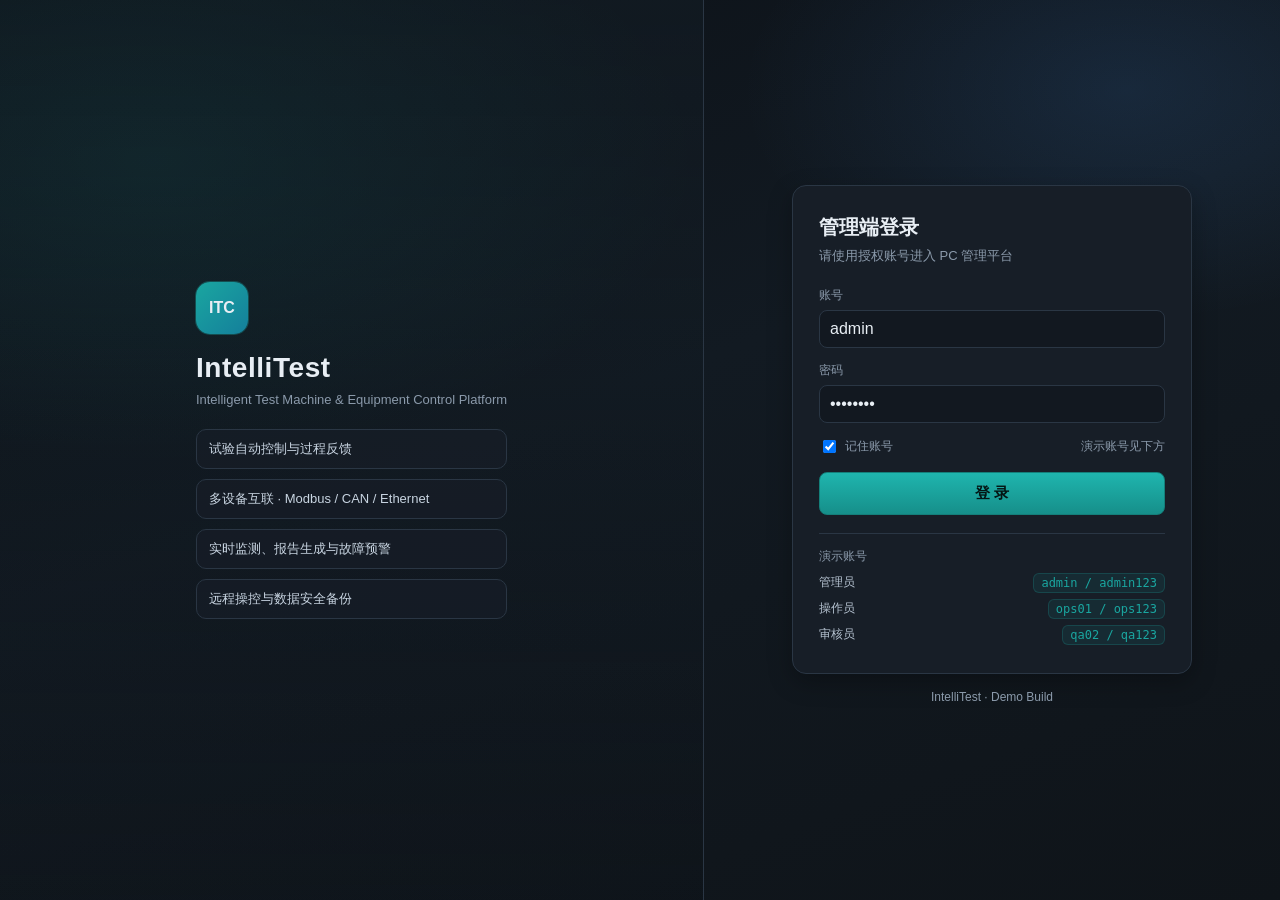
<file: index.html>
<!DOCTYPE html>
<html lang="zh-CN">
<head>
  <meta charset="UTF-8" />
  <meta name="viewport" content="width=device-width, initial-scale=1.0" />
  <title>IntelliTest · 智能试验控制系统</title>
  <style>html.itc-auth-wait body{visibility:hidden!important}</style>
  <script>
    /* 未登录禁止进入 index：尽早校验会话并跳转登录页 */
    (function () {
      document.documentElement.classList.add("itc-auth-wait");
      function goLogin() {
        location.replace("login.html?redirect=" + encodeURIComponent("index.html"));
      }
      try {
        var raw = sessionStorage.getItem("itc_auth_session") || localStorage.getItem("itc_auth_session");
        if (!raw) {
          goLogin();
          return;
        }
        var user = JSON.parse(raw);
        if (!user || !user.username) {
          sessionStorage.removeItem("itc_auth_session");
          localStorage.removeItem("itc_auth_session");
          goLogin();
          return;
        }
        document.documentElement.classList.remove("itc-auth-wait");
      } catch (e) {
        try {
          sessionStorage.removeItem("itc_auth_session");
          localStorage.removeItem("itc_auth_session");
        } catch (e2) {}
        goLogin();
      }
    })();
  </script>
  <link rel="stylesheet" href="css/style.css?v=13" />
</head>
<body>
  <div class="app">
    <aside class="sidebar">
      <div class="brand">
        <div class="brand-mark">ITC</div>
        <div class="brand-text">
          <h1>IntelliTest</h1>
          <p>智能试验控制系统</p>
        </div>
      </div>
      <nav class="nav" id="sideNav">
        <div class="nav-section" data-group="monitor">
          <button type="button" class="nav-group" data-group-toggle="monitor"><span>监控</span><span class="chev">▾</span></button>
          <div class="nav-items">
            <button class="nav-item active" data-view="dashboard" data-tip="总览看板"><span class="ico">▣</span><span class="label">总览看板</span></button>
            <button class="nav-item" data-view="monitor" data-tip="实时监测"><span class="ico">∿</span><span class="label">实时监测</span></button>
            <button class="nav-item" data-view="remote" data-tip="远程控制"><span class="ico">⌘</span><span class="label">远程控制</span></button>
          </div>
        </div>

        <div class="nav-section" data-group="device">
          <button type="button" class="nav-group" data-group-toggle="device"><span>试验与设备</span><span class="chev">▾</span></button>
          <div class="nav-items">
            <button class="nav-item" data-view="control" data-tip="试验控制"><span class="ico">▶</span><span class="label">试验控制</span></button>
            <button class="nav-item" data-view="devices" data-tip="设备互联"><span class="ico">⇄</span><span class="label">设备互联</span></button>
            <button class="nav-item" data-view="optimize" data-tip="智能优化"><span class="ico">◎</span><span class="label">智能优化</span></button>
          </div>
        </div>

        <div class="nav-section" data-group="data">
          <button type="button" class="nav-group" data-group-toggle="data"><span>数据与质量</span><span class="chev">▾</span></button>
          <div class="nav-items">
            <button class="nav-item" data-view="data" data-tip="数据中心"><span class="ico">▤</span><span class="label">数据中心</span></button>
            <button class="nav-item" data-view="reports" data-tip="报告中心"><span class="ico">☰</span><span class="label">报告中心</span></button>
            <button class="nav-item" data-view="fault" data-tip="故障预警"><span class="ico">!</span><span class="label">故障预警</span></button>
          </div>
        </div>

        <div class="nav-section" data-group="secure">
          <button type="button" class="nav-group" data-group-toggle="secure"><span>保障</span><span class="chev">▾</span></button>
          <div class="nav-items">
            <button class="nav-item" data-view="security" data-tip="安全备份"><span class="ico">⬡</span><span class="label">安全备份</span></button>
          </div>
        </div>

        <div class="nav-section" data-group="system">
          <button type="button" class="nav-group" data-group-toggle="system"><span>系统管理</span><span class="chev">▾</span></button>
          <div class="nav-items">
            <button class="nav-item" data-view="users" data-tip="用户管理"><span class="ico">☺</span><span class="label">用户管理</span></button>
            <button class="nav-item" data-view="roles" data-tip="角色管理"><span class="ico">※</span><span class="label">角色管理</span></button>
            <button class="nav-item" data-view="depts" data-tip="部门管理"><span class="ico">⌂</span><span class="label">部门管理</span></button>
            <button class="nav-item" data-view="menus" data-tip="菜单管理"><span class="ico">☰</span><span class="label">菜单管理</span></button>
            <button class="nav-item" data-view="perms" data-tip="权限分配"><span class="ico">＃</span><span class="label">权限分配</span></button>
            <button class="nav-item" data-view="dicts" data-tip="字典管理"><span class="ico">≡</span><span class="label">字典管理</span></button>
            <button class="nav-item" data-view="configs" data-tip="系统参数"><span class="ico">⚙</span><span class="label">系统参数</span></button>
            <button class="nav-item" data-view="notices" data-tip="消息通知"><span class="ico">✉</span><span class="label">消息通知</span></button>
            <button class="nav-item" data-view="oplogs" data-tip="操作日志"><span class="ico">▤</span><span class="label">操作日志</span></button>
            <button class="nav-item" data-view="loginlogs" data-tip="登录日志"><span class="ico">◎</span><span class="label">登录日志</span></button>
            <button class="nav-item" data-view="profile" data-tip="个人中心"><span class="ico">☺</span><span class="label">个人中心</span></button>
          </div>
        </div>
      </nav>
    </aside>

    <header class="header">
      <div class="header-left">
        <button class="header-menu-btn" id="btnHeaderMenu" type="button" title="折叠/展开侧边栏">
          <span class="bars"><i></i></span>
        </button>
        <div>
          <h2 id="pageTitle">总览看板</h2>
          <span class="crumb" id="pageCrumb">IntelliTest / 总览看板</span>
        </div>
      </div>
      <div class="header-right">
        <div class="pill"><span class="dot" id="runStateDot"></span><span id="runStateText">待机</span></div>
        <div class="pill" id="userPill" title="当前登录用户">—</div>
        <button class="btn ghost" id="btnLogout" type="button">退出登录</button>
        <div class="clock" id="clock">--</div>
      </div>
    </header>

    <main class="main">
      <!-- 总览 -->
      <section class="view active" id="view-dashboard">
        <div class="grid grid-4" style="margin-bottom:14px">
          <div class="card kpi">
            <div class="label">实时力值 (N)</div>
            <div class="value" id="kpiForce">0.0</div>
            <div class="trend up">闭环采样中</div>
          </div>
          <div class="card kpi">
            <div class="label">环境温度 (°C)</div>
            <div class="value" id="kpiTemp">25.0</div>
            <div class="trend up">稳定</div>
          </div>
          <div class="card kpi">
            <div class="label">在线设备</div>
            <div class="value" id="kpiDevices">0/0</div>
            <div class="trend up">互联拓扑正常</div>
          </div>
          <div class="card kpi">
            <div class="label">活跃告警</div>
            <div class="value" id="kpiAlerts">0</div>
            <div class="trend down">含预警/故障</div>
          </div>
        </div>
        <div class="grid grid-1-2">
          <div class="card">
            <div class="card-hd"><h3>力值实时曲线</h3><span class="meta">高频采集模拟</span></div>
            <div class="card-bd"><div class="chart-box"><canvas id="chartDash"></canvas></div></div>
          </div>
          <div class="card">
            <div class="card-hd"><h3>最新告警</h3><span class="meta">异常识别</span></div>
            <div class="card-bd"><div class="status-board" id="alertList"></div></div>
          </div>
        </div>
        <div class="card" style="margin-top:14px">
          <div class="card-hd"><h3>系统运行日志</h3><span class="meta">控制 / 互联 / 备份</span></div>
          <div class="card-bd"><div class="log" id="sysLog"></div></div>
        </div>
      </section>

      <!-- 试验控制 -->
      <section class="view" id="view-control">
        <div class="grid grid-2">
          <div class="card">
            <div class="card-hd"><h3>试验参数与自动控制</h3><span class="meta" id="ctrlStatus">已停止</span></div>
            <div class="card-bd">
              <div class="form-grid">
                <div class="field">
                  <label>试验类型</label>
                  <select id="testType">
                    <option>拉伸试验</option>
                    <option>压缩试验</option>
                    <option>弯曲试验</option>
                    <option>疲劳试验</option>
                    <option>冲击试验</option>
                  </select>
                </div>
                <div class="field">
                  <label>目标力值 (N)</label>
                  <input id="paramForce" type="number" value="120" step="1" />
                </div>
                <div class="field">
                  <label>加载速度 (mm/min)</label>
                  <input id="paramSpeed" type="number" value="2.5" step="0.1" />
                </div>
                <div class="field">
                  <label>目标温度 (°C)</label>
                  <input id="paramTemp" type="number" value="25" step="0.1" />
                </div>
                <div class="field">
                  <label>采样频率 (Hz)</label>
                  <input id="paramHz" type="number" value="200" step="10" />
                </div>
                <div class="field">
                  <label>控制策略</label>
                  <label class="switch" style="margin-top:8px">
                    <input type="checkbox" id="autoControl" checked />
                    <span class="track"></span>
                    自动控制启停与反馈
                  </label>
                </div>
              </div>
              <div class="btn-row" style="margin-top:16px">
                <button class="btn primary" id="btnStart">启动试验</button>
                <button class="btn danger" id="btnStop">停止试验</button>
                <button class="btn" id="btnGenReport">生成试验报告</button>
              </div>
            </div>
          </div>
          <div class="card">
            <div class="card-hd"><h3>过程反馈说明</h3></div>
            <div class="card-bd">
              <div class="status-board">
                <div class="status-row"><span class="name">数据采集</span><span class="val">力 / 位移 / 温度</span></div>
                <div class="status-row"><span class="name">数据分析</span><span class="val">峰值 · 斜率 · 偏差</span></div>
                <div class="status-row"><span class="name">反馈控制</span><span class="val">闭环调速 / 力限幅</span></div>
                <div class="status-row"><span class="name">效率目标</span><span class="val">缩短人工干预</span></div>
              </div>
              <p style="margin:14px 0 0;font-size:13px;color:var(--text-muted);line-height:1.6">
                对应合同：智能试验控制系统（不同类型试验自动控制、采集、分析与反馈）。
              </p>
            </div>
          </div>
        </div>
      </section>

      <!-- 设备互联 -->
      <section class="view" id="view-devices">
        <div class="grid grid-1-2">
          <div class="card">
            <div class="card-hd"><h3>设备清单与通信状态</h3><span class="meta">Modbus / CANbus / Ethernet</span></div>
            <div class="card-bd table-wrap">
              <table class="data" id="deviceTable">
                <thead>
                  <tr><th>设备ID</th><th>名称</th><th>协议</th><th>地址</th><th>状态</th><th>操作</th></tr>
                </thead>
                <tbody></tbody>
              </table>
            </div>
          </div>
          <div class="card">
            <div class="card-hd"><h3>开放接口接入</h3></div>
            <div class="card-bd">
              <form id="protoForm" class="form-grid" style="grid-template-columns:1fr">
                <div class="field">
                  <label>设备名称</label>
                  <input id="newDeviceName" placeholder="例如：液压站控制器" required />
                </div>
                <div class="field">
                  <label>通信协议</label>
                  <select id="newProtocol">
                    <option>Modbus</option>
                    <option>CANbus</option>
                    <option>Ethernet</option>
                  </select>
                </div>
                <div class="btn-row">
                  <button class="btn primary" type="submit">注册并互联</button>
                </div>
              </form>
              <p style="margin:14px 0 0;font-size:13px;color:var(--text-muted);line-height:1.6">
                对应合同：多设备互联与通信模块，保障设备协同与信息共享。
              </p>
            </div>
          </div>
        </div>
      </section>

      <!-- 实时监测 -->
      <section class="view" id="view-monitor">
        <div class="grid grid-3">
          <div class="card">
            <div class="card-hd"><h3>力值</h3><span class="meta">N</span></div>
            <div class="card-bd"><div class="chart-box"><canvas id="chartForce"></canvas></div></div>
          </div>
          <div class="card">
            <div class="card-hd"><h3>温度</h3><span class="meta">°C</span></div>
            <div class="card-bd"><div class="chart-box"><canvas id="chartTemp"></canvas></div></div>
          </div>
          <div class="card">
            <div class="card-hd"><h3>振动</h3><span class="meta">g</span></div>
            <div class="card-bd"><div class="chart-box"><canvas id="chartVib"></canvas></div></div>
          </div>
        </div>
        <div class="card" style="margin-top:14px">
          <div class="card-hd"><h3>异常识别策略</h3></div>
          <div class="card-bd">
            <div class="status-board">
              <div class="status-row"><span class="name">力值突变阈值</span><span class="val">±20% / 200ms</span></div>
              <div class="status-row"><span class="name">温度漂移阈值</span><span class="val">±2°C / 1min</span></div>
              <div class="status-row"><span class="name">总线延时阈值</span><span class="val">> 80ms 告警</span></div>
            </div>
          </div>
        </div>
      </section>

      <!-- 数据中心 -->
      <section class="view" id="view-data">
        <div class="card">
          <div class="card-hd">
            <h3>历史试验数据</h3>
            <div class="btn-row">
              <select id="historyTypeFilter" style="background:#121820;border:1px solid var(--border);border-radius:8px;padding:7px 10px">
                <option value="">全部类型</option>
                <option>拉伸试验</option>
                <option>压缩试验</option>
                <option>弯曲试验</option>
                <option>疲劳试验</option>
                <option>冲击试验</option>
              </select>
              <button class="btn" id="btnExport">导出 CSV</button>
            </div>
          </div>
          <div class="card-bd table-wrap">
            <table class="data" id="historyTable">
              <thead>
                <tr><th>时间</th><th>试验类型</th><th>力值</th><th>温度</th><th>采样率</th><th>备注</th></tr>
              </thead>
              <tbody></tbody>
            </table>
          </div>
        </div>
      </section>

      <!-- 报告中心 -->
      <section class="view" id="view-reports">
        <div class="card">
          <div class="card-hd"><h3>试验报告归档</h3><span class="meta">自动生成 / 可预览</span></div>
          <div class="card-bd table-wrap">
            <table class="data" id="reportTable">
              <thead>
                <tr><th>报告编号</th><th>标题</th><th>生成时间</th><th>结论</th><th>操作</th></tr>
              </thead>
              <tbody></tbody>
            </table>
          </div>
        </div>
      </section>

      <!-- 智能优化 -->
      <section class="view" id="view-optimize">
        <div class="grid grid-2">
          <div class="card">
            <div class="card-hd"><h3>自动调节与优化算法</h3></div>
            <div class="card-bd">
              <label class="switch">
                <input type="checkbox" id="autoOptimize" checked />
                <span class="track"></span>
                启用机器学习优化策略（演示）
              </label>
              <div class="status-board" style="margin-top:14px">
                <div class="status-row"><span class="name">输入特征</span><span class="val">环境 · 设备状态 · 目标曲线</span></div>
                <div class="status-row"><span class="name">输出动作</span><span class="val">力值/速度微调</span></div>
                <div class="status-row"><span class="name">目标</span><span class="val">稳定收敛、减少超调</span></div>
              </div>
              <p style="margin:14px 0 0;font-size:13px;color:var(--text-muted);line-height:1.6">
                对应合同：根据试验要求、环境变化或设备状态自动调节参数与流程。
              </p>
            </div>
          </div>
          <div class="card">
            <div class="card-hd"><h3>优化效果（示意）</h3></div>
            <div class="card-bd">
              <div class="status-board">
                <div class="status-row"><span class="name">超调抑制</span><span class="val">-18%</span></div>
                <div class="status-row"><span class="name">稳定时间</span><span class="val">-12%</span></div>
                <div class="status-row"><span class="name">人工干预次数</span><span class="val">-35%</span></div>
              </div>
            </div>
          </div>
        </div>
        <div class="card" style="margin-top:14px">
          <div class="card-hd"><h3>调参优化日志</h3></div>
          <div class="card-bd table-wrap">
            <table class="data" id="optLogTable">
              <thead>
                <tr><th>时间</th><th>策略</th><th>调整项</th><th>调整前</th><th>调整后</th><th>原因</th></tr>
              </thead>
              <tbody></tbody>
            </table>
          </div>
        </div>
      </section>

      <!-- 故障预警 -->
      <section class="view" id="view-fault">
        <div class="card">
          <div class="card-hd"><h3>智能化故障诊断与预警</h3><span class="meta">诊断 / 预警 / 恢复</span></div>
          <div class="card-bd table-wrap">
            <table class="data" id="faultTable">
              <thead>
                <tr><th>编号</th><th>时间</th><th>标题</th><th>详情</th><th>处置</th></tr>
              </thead>
              <tbody></tbody>
            </table>
          </div>
        </div>
      </section>

      <!-- 远程控制 -->
      <section class="view" id="view-remote">
        <div class="grid grid-2">
          <div class="card">
            <div class="card-hd"><h3>PC 远程操控面板</h3><span class="meta" id="remoteRunLabel">已停止</span></div>
            <div class="card-bd">
              <label class="switch" style="margin-bottom:14px">
                <input type="checkbox" id="remoteLock" />
                <span class="track"></span>
                远程锁定（防止误操作）
              </label>
              <div class="btn-row">
                <button class="btn primary" id="btnRemoteStart">远程启动</button>
                <button class="btn danger" id="btnRemoteStop">远程停止</button>
              </div>
              <p style="margin:14px 0 0;font-size:13px;color:var(--text-muted);line-height:1.6">
                对应合同：通过 PC/移动终端远程查看试验状态、调整参数、启停试验。本演示为 PC Web 端。
              </p>
            </div>
          </div>
          <div class="card">
            <div class="card-hd"><h3>设备状态反馈</h3></div>
            <div class="card-bd">
              <div class="status-board">
                <div class="status-row"><span class="name">控制链路</span><span class="val">WebSocket 模拟 · 正常</span></div>
                <div class="status-row"><span class="name">指令时延</span><span class="val">28–45 ms</span></div>
                <div class="status-row"><span class="name">回传帧率</span><span class="val">~1 Hz 指标 / 曲线刷新</span></div>
              </div>
            </div>
          </div>
        </div>
      </section>

      <!-- 安全备份 -->
      <section class="view" id="view-security">
        <div class="grid grid-3" style="margin-bottom:14px">
          <div class="card kpi"><div class="label">传输加密</div><div class="value" style="font-size:18px">TLS 1.2+</div><div class="trend up">链路加密开启</div></div>
          <div class="card kpi"><div class="label">存储完整性</div><div class="value" style="font-size:18px">SHA-256</div><div class="trend up">摘要校验通过</div></div>
          <div class="card kpi"><div class="label">心跳健康度</div><div class="value" style="font-size:18px" id="kpiHealth">98%</div><div class="trend up">服务稳定</div></div>
        </div>
        <div class="grid grid-2">
          <div class="card">
            <div class="card-hd">
              <h3>冗余备份</h3>
              <button class="btn primary" id="btnBackup">立即备份</button>
            </div>
            <div class="card-bd table-wrap">
              <table class="data" id="backupTable">
                <thead>
                  <tr><th>任务</th><th>类型</th><th>状态</th><th>时间</th></tr>
                </thead>
                <tbody></tbody>
              </table>
            </div>
          </div>
          <div class="card">
            <div class="card-hd">
              <h3>容灾恢复演练</h3>
              <button class="btn" type="button" id="btnDrill">发起演练</button>
            </div>
            <div class="card-bd table-wrap">
              <table class="data" id="drillTable">
                <thead>
                  <tr><th>演练编号</th><th>场景</th><th>结果</th><th>时间</th></tr>
                </thead>
                <tbody></tbody>
              </table>
            </div>
          </div>
        </div>
        <div class="card" style="margin-top:14px">
          <div class="card-hd"><h3>权限与审计（在线会话）</h3></div>
          <div class="card-bd table-wrap">
            <table class="data" id="auditTable">
              <thead>
                <tr><th>账号</th><th>角色</th><th>最近活动</th></tr>
              </thead>
              <tbody></tbody>
            </table>
          </div>
        </div>
      </section>

      <!-- 用户管理 -->
      <section class="view" id="view-users">
        <div class="card">
          <div class="card-hd">
            <h3>用户管理</h3>
            <div class="btn-row">
              <button class="btn primary" type="button" id="btnAddUser">新增用户</button>
            </div>
          </div>
          <div class="card-bd table-wrap">
            <table class="data" id="userManageTable">
              <thead>
                <tr>
                  <th>账号</th><th>姓名</th><th>角色</th><th>手机号</th><th>状态</th><th>最近登录</th><th>操作</th>
                </tr>
              </thead>
              <tbody></tbody>
            </table>
          </div>
        </div>
      </section>

      <!-- 角色管理 -->
      <section class="view" id="view-roles">
        <div class="card">
          <div class="card-hd">
            <h3>角色管理</h3>
            <div class="btn-row">
              <button class="btn primary" type="button" id="btnAddRole">新增角色</button>
            </div>
          </div>
          <div class="card-bd table-wrap">
            <table class="data" id="roleManageTable">
              <thead>
                <tr>
                  <th>角色编码</th><th>角色名称</th><th>备注</th><th>状态</th><th>用户数</th><th>操作</th>
                </tr>
              </thead>
              <tbody></tbody>
            </table>
          </div>
        </div>
      </section>

      <!-- 菜单管理 -->
      <section class="view" id="view-menus">
        <div class="card">
          <div class="card-hd">
            <h3>菜单管理</h3>
            <div class="btn-row">
              <button class="btn primary" type="button" id="btnAddMenu">新增菜单</button>
            </div>
          </div>
          <div class="card-bd table-wrap">
            <table class="data" id="menuManageTable">
              <thead>
                <tr>
                  <th>菜单名称</th><th>类型</th><th>路由/标识</th><th>排序</th><th>可见</th><th>操作</th>
                </tr>
              </thead>
              <tbody></tbody>
            </table>
          </div>
        </div>
      </section>

      <!-- 权限分配 -->
      <section class="view" id="view-perms">
        <div class="grid grid-2">
          <div class="card">
            <div class="card-hd"><h3>选择角色</h3></div>
            <div class="card-bd">
              <div class="field">
                <label>角色</label>
                <select id="permRoleSelect"></select>
              </div>
              <p style="margin:12px 0 0;font-size:13px;color:var(--text-muted);line-height:1.6">
                勾选该角色可访问的菜单，点击保存后生效（本地演示）。
              </p>
            </div>
          </div>
          <div class="card">
            <div class="card-hd">
              <h3>菜单权限</h3>
              <button class="btn primary" type="button" id="btnSavePerms">保存权限</button>
            </div>
            <div class="card-bd" id="permMenuTree"></div>
          </div>
        </div>
      </section>

      <!-- 部门管理 -->
      <section class="view" id="view-depts">
        <div class="card">
          <div class="card-hd">
            <h3>部门管理</h3>
            <button class="btn primary" type="button" id="btnAddDept">新增部门</button>
          </div>
          <div class="card-bd table-wrap">
            <table class="data" id="deptTable">
              <thead>
                <tr><th>部门编码</th><th>部门名称</th><th>负责人</th><th>排序</th><th>状态</th><th>操作</th></tr>
              </thead>
              <tbody></tbody>
            </table>
          </div>
        </div>
      </section>

      <!-- 字典管理 -->
      <section class="view" id="view-dicts">
        <div class="card">
          <div class="card-hd">
            <h3>字典管理</h3>
            <button class="btn primary" type="button" id="btnAddDict">新增字典项</button>
          </div>
          <div class="card-bd table-wrap">
            <table class="data" id="dictTable">
              <thead>
                <tr><th>字典类型</th><th>字典标签</th><th>字典值</th><th>排序</th><th>状态</th><th>操作</th></tr>
              </thead>
              <tbody></tbody>
            </table>
          </div>
        </div>
      </section>

      <!-- 系统参数 -->
      <section class="view" id="view-configs">
        <div class="card">
          <div class="card-hd">
            <h3>系统参数</h3>
            <button class="btn primary" type="button" id="btnAddConfig">新增参数</button>
          </div>
          <div class="card-bd table-wrap">
            <table class="data" id="configTable">
              <thead>
                <tr><th>参数键</th><th>参数值</th><th>说明</th><th>操作</th></tr>
              </thead>
              <tbody></tbody>
            </table>
          </div>
        </div>
      </section>

      <!-- 消息通知 -->
      <section class="view" id="view-notices">
        <div class="card">
          <div class="card-hd">
            <h3>消息通知</h3>
            <button class="btn primary" type="button" id="btnAddNotice">发布通知</button>
          </div>
          <div class="card-bd table-wrap">
            <table class="data" id="noticeTable">
              <thead>
                <tr><th>标题</th><th>类型</th><th>发布时间</th><th>状态</th><th>操作</th></tr>
              </thead>
              <tbody></tbody>
            </table>
          </div>
        </div>
      </section>

      <!-- 操作日志 -->
      <section class="view" id="view-oplogs">
        <div class="card">
          <div class="card-hd">
            <h3>操作日志</h3>
            <button class="btn" type="button" id="btnClearOpLogs">清空</button>
          </div>
          <div class="card-bd table-wrap">
            <table class="data" id="opLogTable">
              <thead>
                <tr><th>时间</th><th>操作人</th><th>模块</th><th>动作</th><th>结果</th><th>IP</th></tr>
              </thead>
              <tbody></tbody>
            </table>
          </div>
        </div>
      </section>

      <!-- 登录日志 -->
      <section class="view" id="view-loginlogs">
        <div class="card">
          <div class="card-hd"><h3>登录日志</h3></div>
          <div class="card-bd table-wrap">
            <table class="data" id="loginLogTable">
              <thead>
                <tr><th>时间</th><th>账号</th><th>结果</th><th>IP</th><th>客户端</th></tr>
              </thead>
              <tbody></tbody>
            </table>
          </div>
        </div>
      </section>

      <!-- 个人中心 -->
      <section class="view" id="view-profile">
        <div class="grid grid-2">
          <div class="card">
            <div class="card-hd"><h3>基本信息</h3></div>
            <div class="card-bd">
              <div class="form-grid">
                <div class="field"><label>账号</label><input id="profileUser" disabled /></div>
                <div class="field"><label>姓名</label><input id="profileName" /></div>
                <div class="field"><label>角色</label><input id="profileRole" disabled /></div>
                <div class="field"><label>手机号</label><input id="profileMobile" /></div>
              </div>
              <div class="btn-row" style="margin-top:14px">
                <button class="btn primary" type="button" id="btnSaveProfile">保存资料</button>
              </div>
            </div>
          </div>
          <div class="card">
            <div class="card-hd"><h3>修改密码</h3></div>
            <div class="card-bd">
              <div class="form-grid" style="grid-template-columns:1fr">
                <div class="field"><label>原密码</label><input id="profileOldPwd" type="password" /></div>
                <div class="field"><label>新密码</label><input id="profileNewPwd" type="password" /></div>
                <div class="field"><label>确认新密码</label><input id="profileNewPwd2" type="password" /></div>
              </div>
              <div class="btn-row" style="margin-top:14px">
                <button class="btn primary" type="button" id="btnChangePwd">修改密码</button>
              </div>
            </div>
          </div>
        </div>
      </section>
    </main>
  </div>

  <div class="modal-mask" id="sysModal" hidden>
    <div class="modal">
      <div class="modal-hd">
        <h3 id="sysModalTitle">编辑</h3>
        <button class="btn ghost" type="button" id="sysModalClose">关闭</button>
      </div>
      <div class="modal-bd" id="sysModalBody"></div>
      <div class="modal-ft">
        <button class="btn" type="button" id="sysModalCancel">取消</button>
        <button class="btn primary" type="button" id="sysModalOk">确定</button>
      </div>
    </div>
  </div>

  <div class="toast-wrap" id="toastWrap"></div>
  <script src="js/auth.js?v=8"></script>
  <script src="js/app.js?v=8"></script>
  <script src="js/sys-extra.js?v=4"></script>
</body>
</html>
</file>
<file: css/style.css>
:root {
  --bg: #0f1419;
  --bg-panel: #171e27;
  --bg-elevated: #1e2834;
  --border: #2a3644;
  --text: #e8eef4;
  --text-muted: #8b9aab;
  --accent: #1aa6a0;
  --accent-dim: rgba(26, 166, 160, 0.15);
  --warn: #e6a23c;
  --danger: #e35d5d;
  --ok: #3ecf8e;
  --info: #4c9dff;
  --sidebar-w: 232px;
  --sidebar-w-collapsed: 72px;
  --header-h: 56px;
  --radius: 10px;
  --shadow: 0 8px 24px rgba(0, 0, 0, 0.28);
  --font: "Segoe UI", "PingFang SC", "Microsoft YaHei", sans-serif;
  --mono: "Cascadia Code", "Consolas", monospace;
}

* { box-sizing: border-box; }
html, body { height: 100%; margin: 0; }
body {
  font-family: var(--font);
  background: radial-gradient(1200px 600px at 10% -10%, #1a2a33 0%, transparent 55%),
              radial-gradient(900px 500px at 100% 0%, #16222c 0%, transparent 50%),
              var(--bg);
  color: var(--text);
  overflow: hidden;
}

button, input, select, textarea { font: inherit; color: inherit; }
a { color: var(--accent); text-decoration: none; }

/* 极细滚动条（接近隐藏，仍可用滚轮滚动） */
* {
  scrollbar-width: none; /* Firefox */
  scrollbar-color: transparent transparent;
}
*::-webkit-scrollbar {
  width: 0 !important;
  height: 0 !important;
  display: none;
}
*::-webkit-scrollbar-track,
*::-webkit-scrollbar-thumb {
  background: transparent;
}
.nav,
.main,
.table-wrap,
.log,
.modal-bd,
.sidebar {
  scrollbar-width: none;
}
.nav::-webkit-scrollbar,
.main::-webkit-scrollbar,
.table-wrap::-webkit-scrollbar,
.log::-webkit-scrollbar,
.modal-bd::-webkit-scrollbar,
.sidebar::-webkit-scrollbar {
  width: 0 !important;
  height: 0 !important;
  display: none;
}

.app {
  display: grid;
  grid-template-columns: var(--sidebar-w) 1fr;
  grid-template-rows: var(--header-h) 1fr;
  height: 100vh;
  transition: grid-template-columns .22s ease;
}
.app.sidebar-collapsed {
  grid-template-columns: var(--sidebar-w-collapsed) 1fr !important;
}

.sidebar {
  grid-row: 1 / span 2;
  width: var(--sidebar-w);
  min-width: var(--sidebar-w);
  max-width: var(--sidebar-w);
  background: linear-gradient(180deg, #141b23 0%, #10161d 100%);
  border-right: 1px solid var(--border);
  display: flex;
  flex-direction: column;
  padding: 16px 12px;
  overflow: hidden;
  transition: width .22s ease, min-width .22s ease, max-width .22s ease, padding .22s ease;
}
.app.sidebar-collapsed .sidebar {
  width: var(--sidebar-w-collapsed) !important;
  min-width: var(--sidebar-w-collapsed) !important;
  max-width: var(--sidebar-w-collapsed) !important;
  padding: 16px 8px;
}

.brand {
  display: flex;
  gap: 10px;
  align-items: center;
  padding: 8px 10px 18px;
  border-bottom: 1px solid var(--border);
  margin-bottom: 14px;
  min-height: 58px;
}
.brand-text {
  min-width: 0;
  overflow: hidden;
  transition: opacity .18s ease, width .18s ease;
}
.app.sidebar-collapsed .brand {
  justify-content: center;
  padding: 8px 0 14px;
}
.app.sidebar-collapsed .brand-text,
.app.sidebar-collapsed .nav-group,
.app.sidebar-collapsed .nav-item .label,
.app.sidebar-collapsed .sidebar-foot {
  display: none !important;
}
.app.sidebar-collapsed .nav-section.folded .nav-items {
  display: block;
}
.brand-mark {
  width: 36px; height: 36px; border-radius: 9px;
  background: linear-gradient(135deg, #1aa6a0, #147f9b);
  display: grid; place-items: center; font-weight: 700; font-size: 13px;
  box-shadow: 0 0 0 1px rgba(26,166,160,.35);
}
.brand h1 {
  margin: 0; font-size: 14px; line-height: 1.3; font-weight: 650;
}
.brand p {
  margin: 2px 0 0; font-size: 11px; color: var(--text-muted);
}

.nav { flex: 1; overflow: auto; padding: 4px 0; min-height: 0; }
.nav-section { margin-bottom: 4px; }
.nav-group {
  width: 100%;
  margin: 4px 0 2px;
  padding: 10px 10px;
  border: 0;
  border-radius: 8px;
  background: transparent;
  color: var(--text-muted);
  font-size: 12px;
  letter-spacing: 0.06em;
  text-transform: uppercase;
  cursor: pointer;
  display: flex;
  align-items: center;
  justify-content: space-between;
  gap: 8px;
}
.nav-group:hover { background: var(--bg-elevated); color: var(--text); }
.nav-group .chev {
  width: 22px;
  height: 22px;
  flex: 0 0 22px;
  display: inline-flex;
  align-items: center;
  justify-content: center;
  font-size: 18px;
  font-weight: 700;
  line-height: 1;
  border-radius: 6px;
  background: rgba(255, 255, 255, 0.06);
  color: #d7e2ec;
  transition: transform .18s ease, background .15s, color .15s;
  opacity: 1;
}
.nav-group:hover .chev {
  background: rgba(26, 166, 160, 0.2);
  color: var(--accent);
}
.nav-section.folded .nav-group .chev { transform: rotate(-90deg); }
.nav-section.folded .nav-items { display: none; }
.nav-items { display: block; }
.nav-item {
  width: 100%;
  border: 0;
  background: transparent;
  color: var(--text-muted);
  text-align: left;
  padding: 10px 12px;
  border-radius: 8px;
  cursor: pointer;
  display: flex;
  align-items: center;
  gap: 10px;
  margin-bottom: 2px;
  transition: background .15s, color .15s, padding .22s ease;
  position: relative;
}
.nav-item:hover { background: var(--bg-elevated); color: var(--text); }
.nav-item.active {
  background: var(--accent-dim);
  color: var(--accent);
  box-shadow: inset 3px 0 0 var(--accent);
}
.nav-item .ico {
  width: 18px; text-align: center; opacity: .9; font-size: 13px;
  flex: 0 0 18px;
}
.app.sidebar-collapsed .nav-item {
  justify-content: center;
  padding: 12px 0;
  gap: 0;
}
.app.sidebar-collapsed .nav-item.active {
  box-shadow: inset 0 0 0 1px rgba(26,166,160,.35);
}
.app.sidebar-collapsed .nav-item::after {
  content: attr(data-tip);
  position: absolute;
  left: calc(100% + 10px);
  top: 50%;
  transform: translateY(-50%);
  background: #1e2834;
  border: 1px solid var(--border);
  color: var(--text);
  font-size: 12px;
  padding: 6px 9px;
  border-radius: 6px;
  white-space: nowrap;
  opacity: 0;
  pointer-events: none;
  transition: opacity .15s;
  z-index: 20;
  box-shadow: var(--shadow);
}
.app.sidebar-collapsed .nav-item:hover::after {
  opacity: 1;
}

.sidebar-foot {
  border-top: 1px solid var(--border);
  padding-top: 12px;
  font-size: 12px;
  color: var(--text-muted);
  line-height: 1.5;
}

.sidebar-toggle {
  width: 100%;
  margin-top: 10px;
  flex: 0 0 auto;
  border: 1px solid var(--border);
  background: var(--bg-elevated);
  color: var(--text-muted);
  border-radius: 8px;
  padding: 12px 10px;
  cursor: pointer;
  display: flex;
  align-items: center;
  justify-content: center;
  gap: 10px;
  transition: background .15s, color .15s;
  font-size: 15px;
}
.sidebar-toggle:hover {
  background: #253140;
  color: var(--text);
}
.sidebar-toggle .arrow {
  display: inline-block;
  transition: transform .22s ease;
  font-size: 22px;
  font-weight: 700;
  line-height: 1;
}
.app.sidebar-collapsed .sidebar-toggle .arrow {
  transform: rotate(180deg);
}
.app.sidebar-collapsed .sidebar-toggle .toggle-text {
  display: none;
}

.header-menu-btn {
  width: 46px;
  height: 46px;
  border: 1px solid var(--border);
  background: var(--bg-elevated);
  color: var(--text);
  border-radius: 10px;
  cursor: pointer;
  display: inline-flex;
  align-items: center;
  justify-content: center;
  margin-right: 6px;
  flex: 0 0 auto;
}
.header-menu-btn:hover {
  border-color: var(--accent);
  color: var(--accent);
}
.header-menu-btn .bars {
  display: block;
  width: 22px;
  height: 16px;
  position: relative;
}
.header-menu-btn .bars::before,
.header-menu-btn .bars::after,
.header-menu-btn .bars i {
  content: "";
  position: absolute;
  left: 0; right: 0;
  height: 3px;
  background: currentColor;
  border-radius: 2px;
}
.header-menu-btn .bars::before { top: 0; }
.header-menu-btn .bars i { top: 6.5px; display: block; height: 3px; background: currentColor; border-radius: 2px; }
.header-menu-btn .bars::after { bottom: 0; }

.header {
  display: flex;
  align-items: center;
  justify-content: space-between;
  padding: 0 22px;
  border-bottom: 1px solid var(--border);
  background: rgba(15, 20, 25, 0.82);
  backdrop-filter: blur(8px);
}
.header-left { display: flex; align-items: center; gap: 12px; }
.header-left h2 { margin: 0; font-size: 16px; font-weight: 650; line-height: 1.2; }
.header-left .crumb { display: block; color: var(--text-muted); font-size: 12px; margin-top: 2px; }
.header-right { display: flex; align-items: center; gap: 14px; }
.clock { font-family: var(--mono); font-size: 13px; color: var(--text-muted); }
.pill {
  display: inline-flex; align-items: center; gap: 6px;
  padding: 5px 10px; border-radius: 999px; font-size: 12px;
  border: 1px solid var(--border); background: var(--bg-panel);
}
.dot {
  width: 8px; height: 8px; border-radius: 50%;
  background: var(--ok); box-shadow: 0 0 8px rgba(62,207,142,.6);
}
.dot.warn { background: var(--warn); box-shadow: 0 0 8px rgba(230,162,60,.55); }
.dot.danger { background: var(--danger); box-shadow: 0 0 8px rgba(227,93,93,.55); }

.main {
  overflow: auto;
  padding: 18px 22px 28px;
}

.view { display: none; animation: fade .22s ease; }
.view.active { display: block; }
@keyframes fade {
  from { opacity: 0; transform: translateY(4px); }
  to { opacity: 1; transform: none; }
}

.grid {
  display: grid;
  gap: 14px;
}
.grid-4 { grid-template-columns: repeat(4, 1fr); }
.grid-3 { grid-template-columns: repeat(3, 1fr); }
.grid-2 { grid-template-columns: repeat(2, 1fr); }
.grid-1-2 { grid-template-columns: 1.2fr 1fr; }
.span-2 { grid-column: span 2; }
.span-3 { grid-column: span 3; }

.card {
  background: var(--bg-panel);
  border: 1px solid var(--border);
  border-radius: var(--radius);
  box-shadow: var(--shadow);
  overflow: hidden;
}
.card-hd {
  display: flex; align-items: center; justify-content: space-between;
  padding: 12px 14px;
  border-bottom: 1px solid var(--border);
}
.card-hd h3 { margin: 0; font-size: 14px; font-weight: 600; }
.card-bd { padding: 14px; }
.card-hd .meta { font-size: 12px; color: var(--text-muted); }

.kpi {
  padding: 16px;
  display: flex; flex-direction: column; gap: 8px;
}
.kpi .label { font-size: 12px; color: var(--text-muted); }
.kpi .value {
  font-size: 26px; font-weight: 700; letter-spacing: .02em;
  font-family: var(--mono);
}
.kpi .trend { font-size: 12px; }
.kpi .trend.up { color: var(--ok); }
.kpi .trend.down { color: var(--danger); }

.btn {
  border: 1px solid var(--border);
  background: var(--bg-elevated);
  color: var(--text);
  border-radius: 8px;
  padding: 8px 12px;
  cursor: pointer;
  transition: background .15s, border-color .15s, transform .1s;
}
.btn:hover { background: #253140; border-color: #3a4a5c; }
.btn:active { transform: translateY(1px); }
.btn.primary {
  background: linear-gradient(180deg, #1fb5ae, #168f8a);
  border-color: #147f7a;
  color: #041514;
  font-weight: 650;
}
.btn.danger {
  background: rgba(227,93,93,.15);
  border-color: rgba(227,93,93,.45);
  color: #ffb4b4;
}
.btn.ghost { background: transparent; }
.btn:disabled { opacity: .45; cursor: not-allowed; }
.btn-row { display: flex; flex-wrap: wrap; gap: 8px; }

.form-grid {
  display: grid;
  grid-template-columns: repeat(2, 1fr);
  gap: 12px;
}
.field { display: flex; flex-direction: column; gap: 6px; }
.field label { font-size: 12px; color: var(--text-muted); }
.field input, .field select, .field textarea {
  background: #121820;
  border: 1px solid var(--border);
  border-radius: 8px;
  padding: 9px 10px;
  outline: none;
}
.field input:focus, .field select:focus, .field textarea:focus {
  border-color: var(--accent);
  box-shadow: 0 0 0 3px var(--accent-dim);
}
.field.full { grid-column: 1 / -1; }

.table-wrap { overflow: auto; }
table.data {
  width: 100%;
  border-collapse: collapse;
  font-size: 13px;
}
table.data th, table.data td {
  padding: 10px 12px;
  border-bottom: 1px solid var(--border);
  text-align: left;
  white-space: nowrap;
}
table.data th {
  color: var(--text-muted);
  font-weight: 550;
  background: rgba(0,0,0,.18);
  position: sticky; top: 0;
}
table.data tr:hover td { background: rgba(255,255,255,.02); }

.tag {
  display: inline-flex; align-items: center;
  padding: 2px 8px; border-radius: 999px; font-size: 11px;
  border: 1px solid transparent;
}
.tag.ok { color: var(--ok); background: rgba(62,207,142,.12); border-color: rgba(62,207,142,.28); }
.tag.warn { color: var(--warn); background: rgba(230,162,60,.12); border-color: rgba(230,162,60,.28); }
.tag.danger { color: #ffb0b0; background: rgba(227,93,93,.12); border-color: rgba(227,93,93,.28); }
.tag.info { color: var(--info); background: rgba(76,157,255,.12); border-color: rgba(76,157,255,.28); }

.chart-box {
  position: relative;
  height: 220px;
  background: #10161d;
  border: 1px solid var(--border);
  border-radius: 8px;
  overflow: hidden;
}
.chart-box canvas { width: 100%; height: 100%; display: block; }

.log {
  max-height: 260px;
  overflow: auto;
  font-family: var(--mono);
  font-size: 12px;
  line-height: 1.55;
  background: #10161d;
  border: 1px solid var(--border);
  border-radius: 8px;
  padding: 10px 12px;
}
.log .line { color: var(--text-muted); }
.log .line .t { color: #6d7f92; }
.log .line.ok { color: var(--ok); }
.log .line.warn { color: var(--warn); }
.log .line.danger { color: var(--danger); }

.switch {
  display: inline-flex; align-items: center; gap: 8px; cursor: pointer;
  user-select: none; font-size: 13px;
}
.switch input { display: none; }
.switch .track {
  width: 40px; height: 22px; border-radius: 999px;
  background: #2a3644; position: relative; transition: .2s;
}
.switch .track::after {
  content: ""; position: absolute; top: 3px; left: 3px;
  width: 16px; height: 16px; border-radius: 50%;
  background: #c9d4e0; transition: .2s;
}
.switch input:checked + .track { background: var(--accent); }
.switch input:checked + .track::after { left: 21px; background: #041514; }

.status-board {
  display: grid; gap: 10px;
}
.status-row {
  display: flex; justify-content: space-between; align-items: center;
  padding: 10px 12px; border-radius: 8px;
  background: #121820; border: 1px solid var(--border);
}
.status-row .name { font-size: 13px; }
.status-row .val { font-family: var(--mono); font-size: 13px; color: var(--accent); }

.toast-wrap {
  position: fixed; right: 18px; bottom: 18px; z-index: 50;
  display: flex; flex-direction: column; gap: 8px;
}
.toast {
  min-width: 260px; max-width: 360px;
  background: var(--bg-elevated);
  border: 1px solid var(--border);
  border-left: 3px solid var(--accent);
  border-radius: 8px;
  padding: 10px 12px;
  box-shadow: var(--shadow);
  animation: fade .2s ease;
}
.toast.warn { border-left-color: var(--warn); }
.toast.danger { border-left-color: var(--danger); }
.toast .title { font-size: 13px; font-weight: 600; margin-bottom: 2px; }
.toast .msg { font-size: 12px; color: var(--text-muted); }

.empty {
  padding: 28px; text-align: center; color: var(--text-muted); font-size: 13px;
}

.modal-mask {
  position: fixed;
  inset: 0;
  z-index: 80;
  background: rgba(0, 0, 0, 0.55);
  display: flex;
  align-items: center;
  justify-content: center;
  padding: 20px;
}
.modal-mask[hidden] { display: none !important; }
.modal {
  width: min(520px, 100%);
  background: var(--bg-panel);
  border: 1px solid var(--border);
  border-radius: 12px;
  box-shadow: var(--shadow);
  overflow: hidden;
}
.modal-hd, .modal-ft {
  display: flex;
  align-items: center;
  justify-content: space-between;
  gap: 10px;
  padding: 12px 14px;
  border-bottom: 1px solid var(--border);
}
.modal-ft {
  border-bottom: 0;
  border-top: 1px solid var(--border);
  justify-content: flex-end;
}
.modal-hd h3 { margin: 0; font-size: 15px; }
.modal-bd { padding: 14px; max-height: 60vh; overflow: auto; }

.perm-item {
  display: flex;
  align-items: center;
  gap: 8px;
  padding: 8px 10px;
  border: 1px solid var(--border);
  border-radius: 8px;
  margin-bottom: 8px;
  background: #121820;
  font-size: 13px;
}
.perm-item.child { margin-left: 18px; }
.perm-item input { width: 16px; height: 16px; }

@media (max-width: 1200px) {
  .grid-4 { grid-template-columns: repeat(2, 1fr); }
  .grid-3 { grid-template-columns: 1fr 1fr; }
  .grid-1-2 { grid-template-columns: 1fr; }
  .span-2, .span-3 { grid-column: span 1; }
}
@media (max-width: 900px) {
  .app,
  .app.sidebar-collapsed {
    grid-template-columns: 1fr !important;
    grid-template-rows: auto var(--header-h) 1fr;
  }
  .sidebar,
  .app.sidebar-collapsed .sidebar {
    grid-row: auto;
    grid-column: 1;
    width: 100% !important;
    min-width: 0 !important;
    max-width: none !important;
    flex-direction: row;
    align-items: center;
    gap: 8px;
    overflow-x: auto;
    padding: 10px !important;
  }
  .brand, .sidebar-foot, .nav-group, .sidebar-toggle { display: none !important; }
  .nav { display: flex; gap: 4px; padding: 0; flex: 1; }
  .nav-section { display: contents; }
  .nav-items { display: contents !important; }
  .nav-item { white-space: nowrap; margin: 0; }
  .nav-item .label { display: inline !important; }
  .form-grid { grid-template-columns: 1fr; }
}
</file>
<file: css/login.css>
.login-body {
  overflow: auto;
  min-height: 100vh;
}

.login-bg {
  position: fixed;
  inset: 0;
  z-index: 0;
  background:
    radial-gradient(900px 500px at 12% 18%, rgba(26, 166, 160, 0.18), transparent 60%),
    radial-gradient(700px 420px at 88% 10%, rgba(76, 157, 255, 0.12), transparent 55%),
    linear-gradient(160deg, #0c1117 0%, #121a22 45%, #0f1419 100%);
}

.login-shell {
  position: relative;
  z-index: 1;
  min-height: 100vh;
  display: grid;
  grid-template-columns: 1.1fr 0.9fr;
}

.login-hero {
  display: flex;
  align-items: center;
  justify-content: center;
  padding: 48px;
  border-right: 1px solid var(--border);
  background: linear-gradient(180deg, rgba(20, 30, 38, 0.55), rgba(12, 17, 23, 0.2));
}

.login-hero-inner {
  max-width: 460px;
}

.brand-mark.lg {
  width: 52px;
  height: 52px;
  border-radius: 14px;
  font-size: 16px;
  margin-bottom: 18px;
}

.login-hero h1 {
  margin: 0 0 8px;
  font-size: 28px;
  font-weight: 700;
  letter-spacing: 0.02em;
}

.login-hero p {
  margin: 0 0 22px;
  color: var(--text-muted);
  font-size: 13px;
}

.login-hero ul {
  margin: 0;
  padding: 0;
  list-style: none;
  display: grid;
  gap: 10px;
}

.login-hero li {
  padding: 10px 12px;
  border: 1px solid var(--border);
  border-radius: 10px;
  background: rgba(23, 30, 39, 0.72);
  font-size: 13px;
  color: #c9d5e2;
}

.login-panel {
  display: flex;
  flex-direction: column;
  align-items: center;
  justify-content: center;
  padding: 40px 24px;
}

.login-card {
  width: 100%;
  max-width: 400px;
  background: var(--bg-panel);
  border: 1px solid var(--border);
  border-radius: 14px;
  box-shadow: var(--shadow);
  padding: 28px 26px 22px;
}

.login-card h2 {
  margin: 0 0 6px;
  font-size: 20px;
}

.login-card .sub {
  margin: 0 0 22px;
  color: var(--text-muted);
  font-size: 13px;
}

.login-card .field {
  margin-bottom: 14px;
}

.login-extra {
  display: flex;
  align-items: center;
  justify-content: space-between;
  margin: 4px 0 16px;
  font-size: 12px;
  color: var(--text-muted);
}

.remember {
  display: inline-flex;
  align-items: center;
  gap: 6px;
  cursor: pointer;
}

.login-btn {
  width: 100%;
  padding: 11px 12px;
  font-size: 15px;
}

.login-btn.loading {
  opacity: 0.75;
  pointer-events: none;
}

.login-error {
  margin-top: 12px;
  padding: 9px 10px;
  border-radius: 8px;
  background: rgba(227, 93, 93, 0.12);
  border: 1px solid rgba(227, 93, 93, 0.35);
  color: #ffb4b4;
  font-size: 12px;
}

.demo-box {
  margin-top: 18px;
  padding-top: 14px;
  border-top: 1px solid var(--border);
}

.demo-title {
  font-size: 12px;
  color: var(--text-muted);
  margin-bottom: 8px;
}

.demo-row {
  display: flex;
  justify-content: space-between;
  align-items: center;
  font-size: 12px;
  margin-bottom: 6px;
  color: #b7c4d2;
}

.demo-row code {
  font-family: var(--mono);
  color: var(--accent);
  background: rgba(26, 166, 160, 0.1);
  border: 1px solid rgba(26, 166, 160, 0.22);
  border-radius: 6px;
  padding: 2px 7px;
}

.login-foot {
  margin-top: 16px;
  font-size: 12px;
  color: var(--text-muted);
}

@media (max-width: 900px) {
  .login-shell {
    grid-template-columns: 1fr;
  }
  .login-hero {
    border-right: 0;
    border-bottom: 1px solid var(--border);
    padding: 28px 20px 20px;
  }
  .login-hero h1 { font-size: 22px; }
  .login-hero ul { display: none; }
}
</file>
